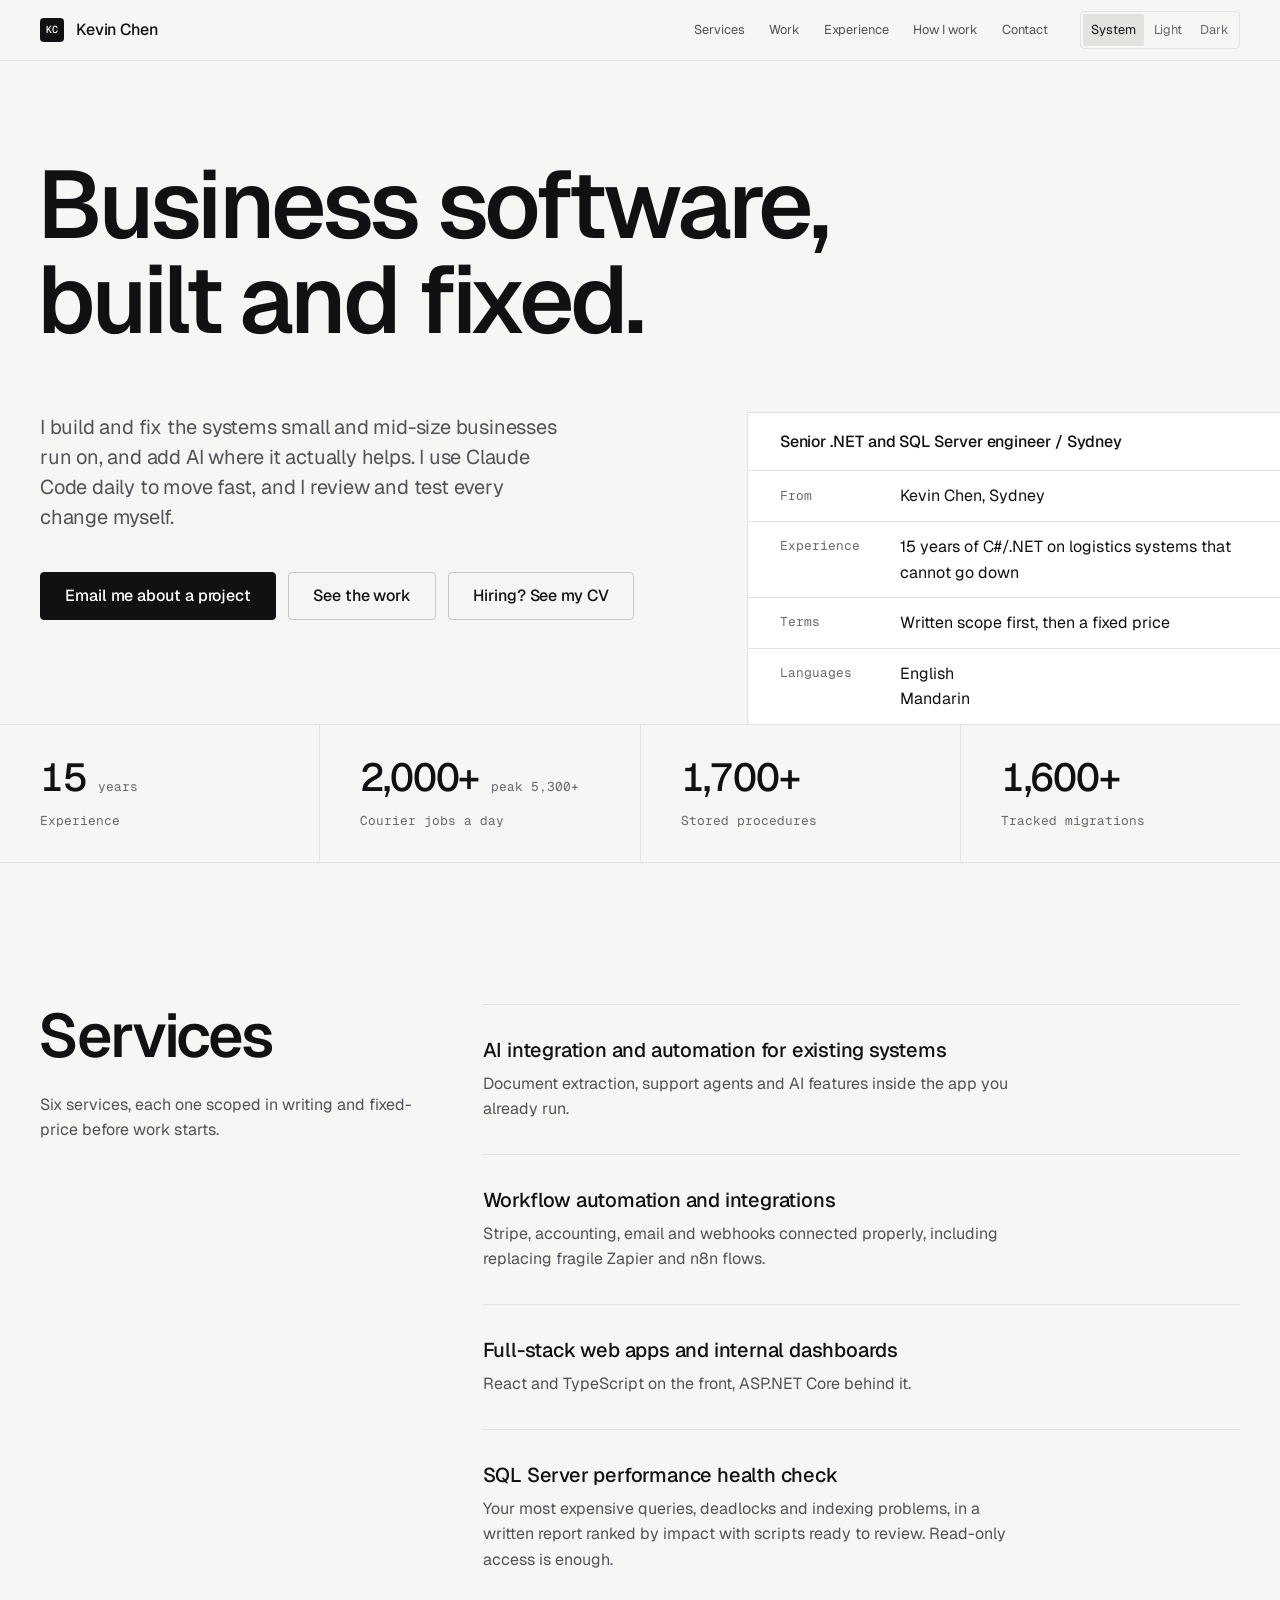
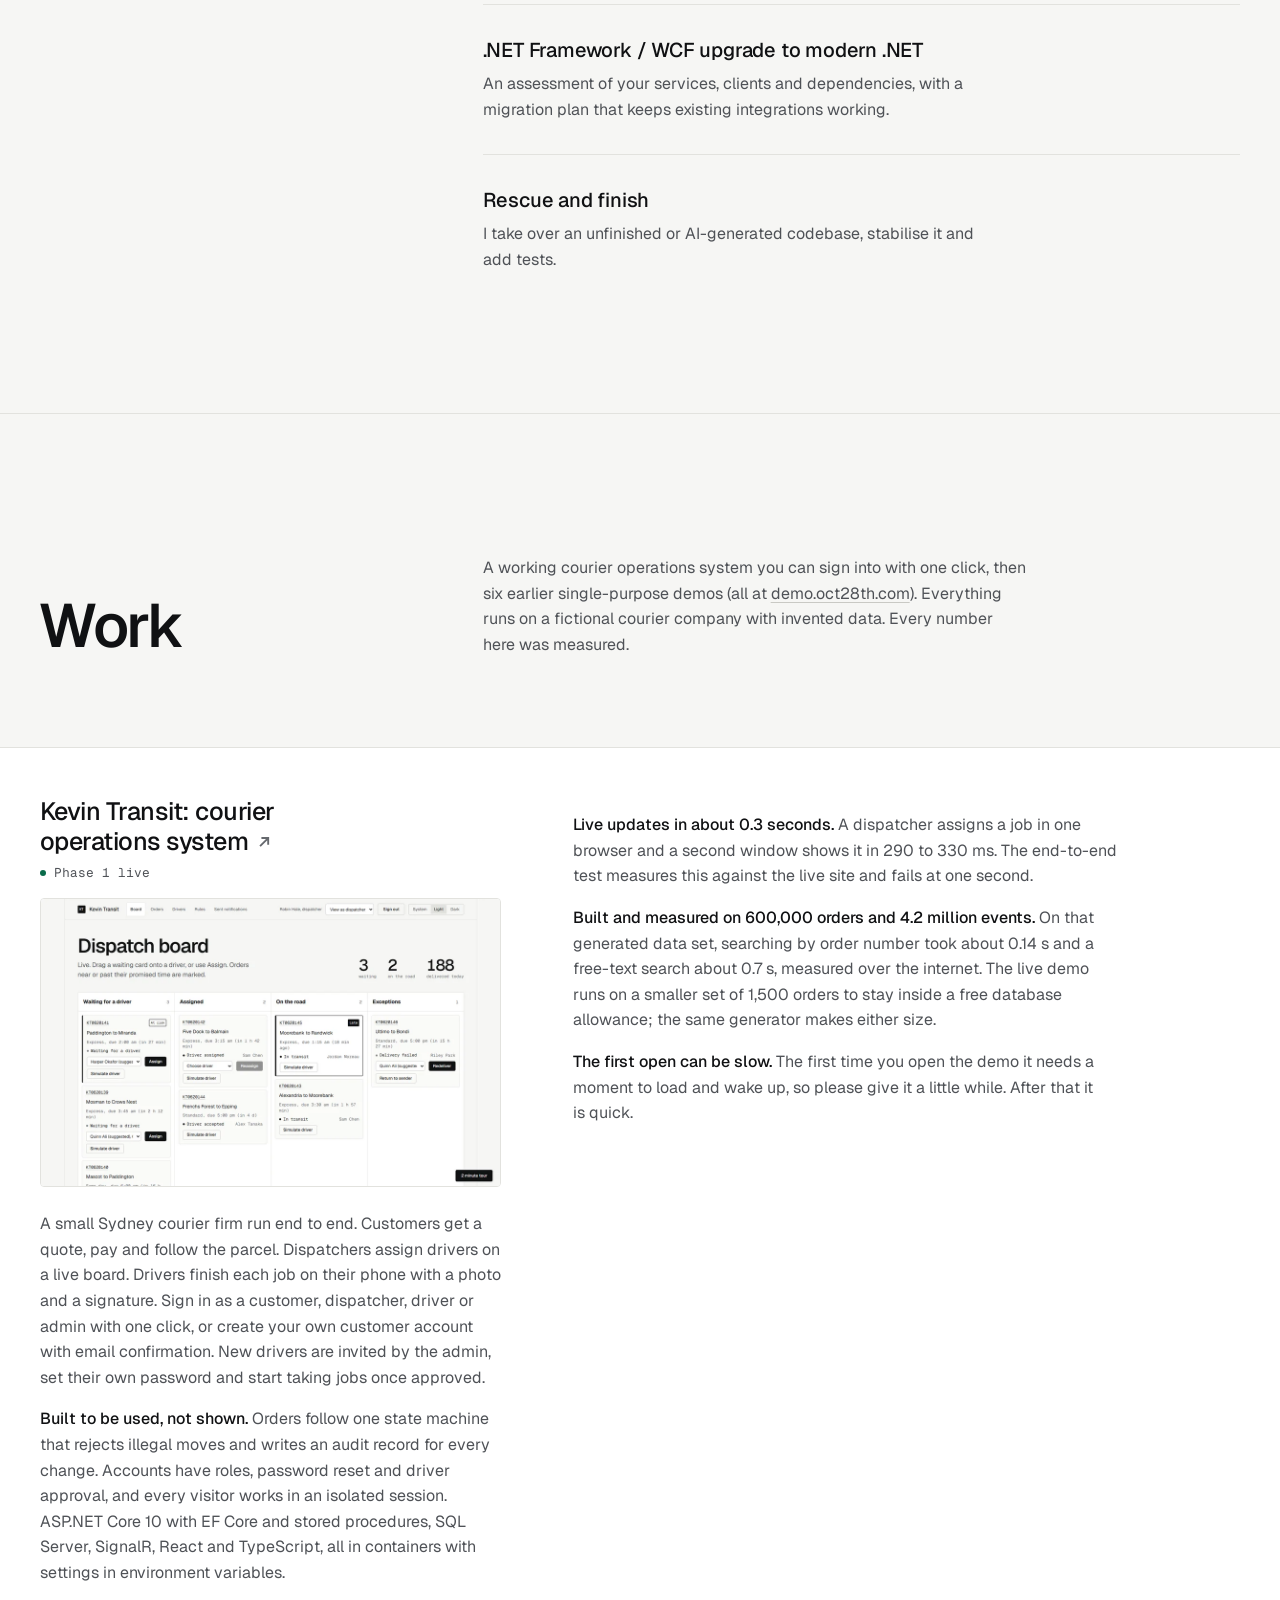
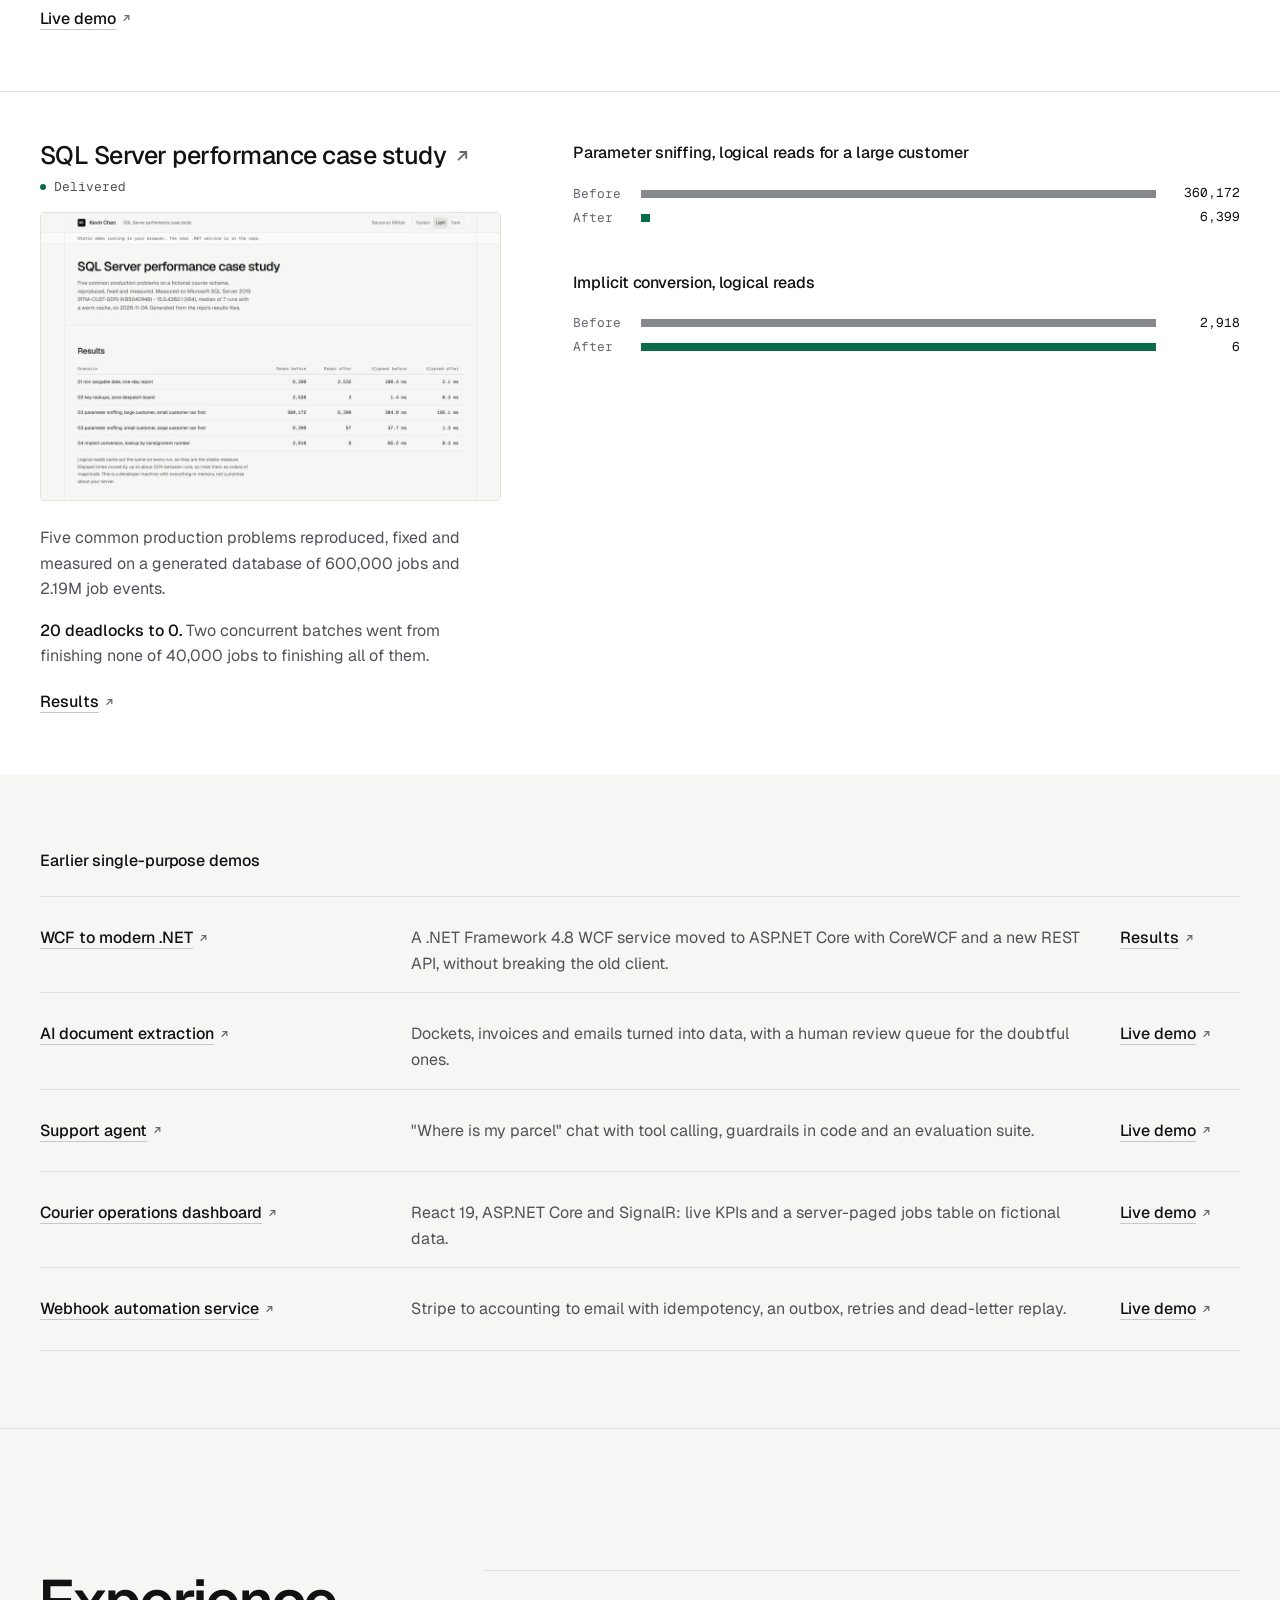
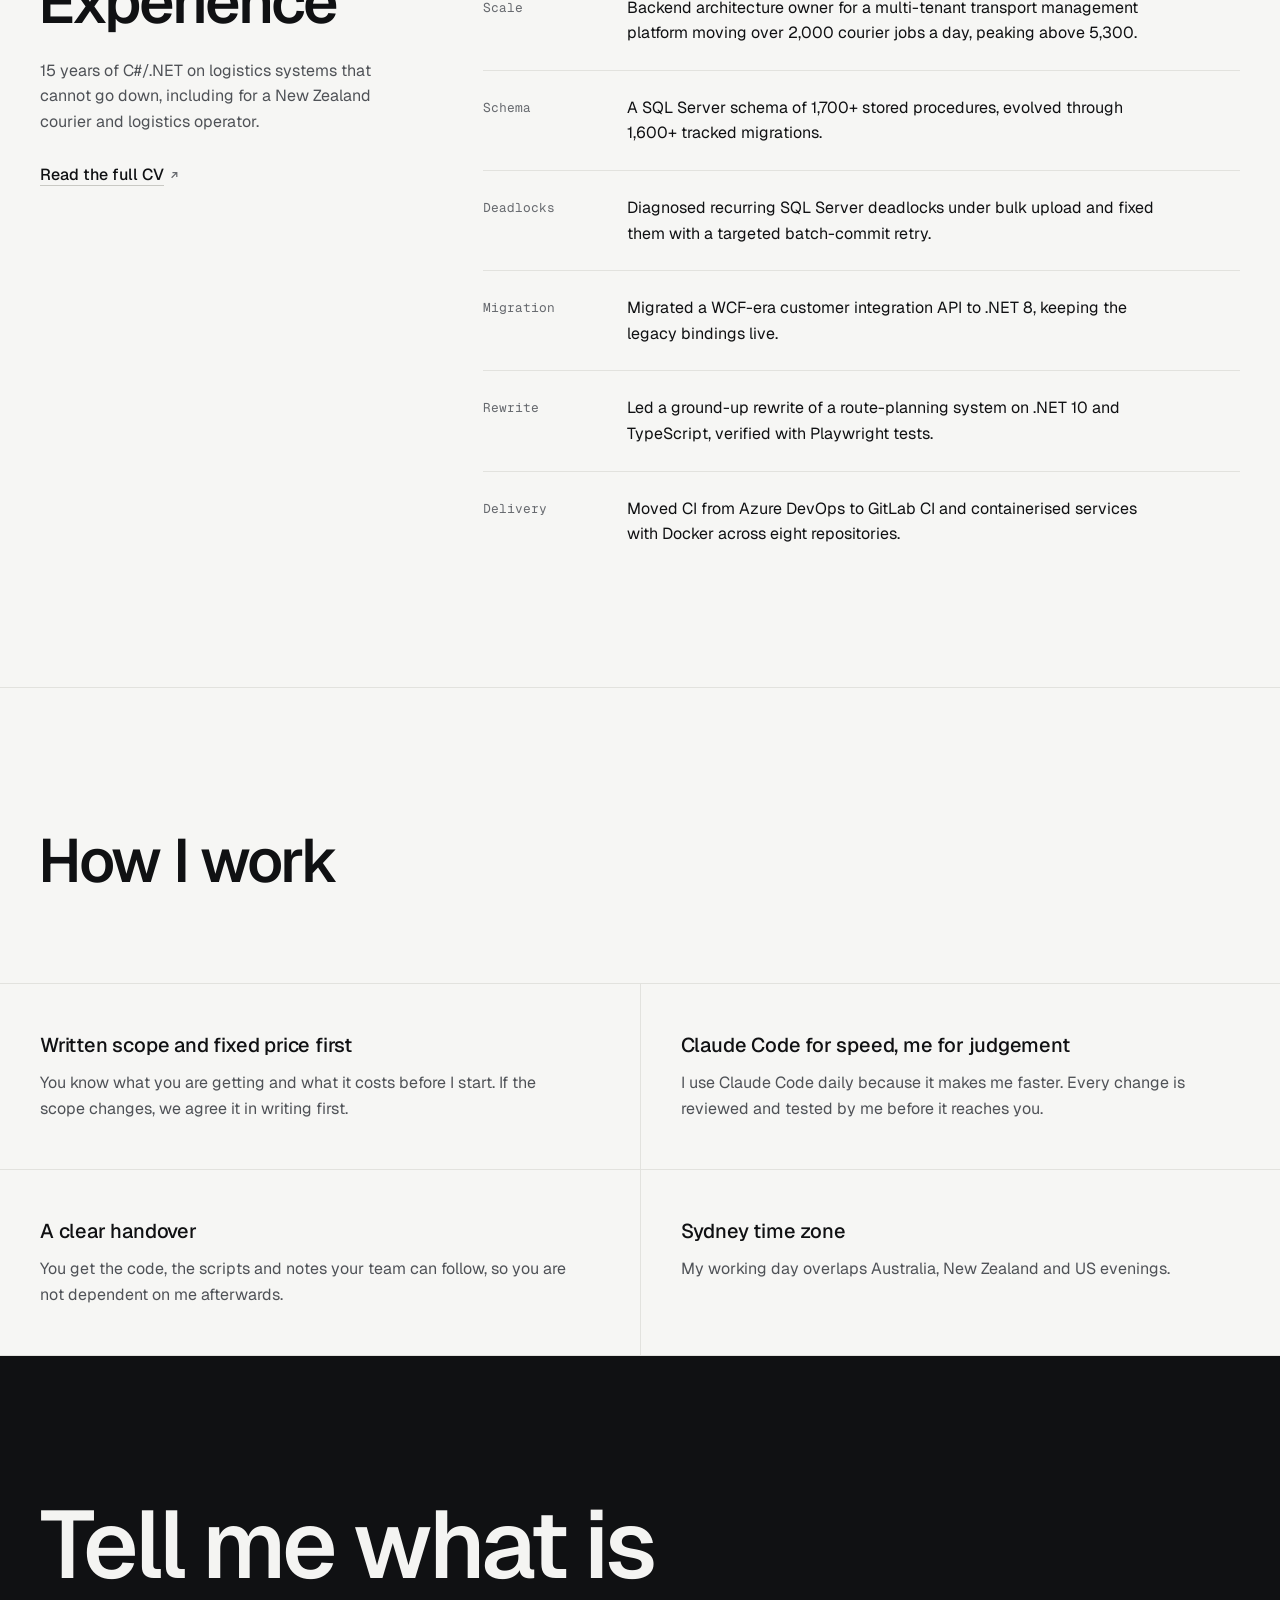
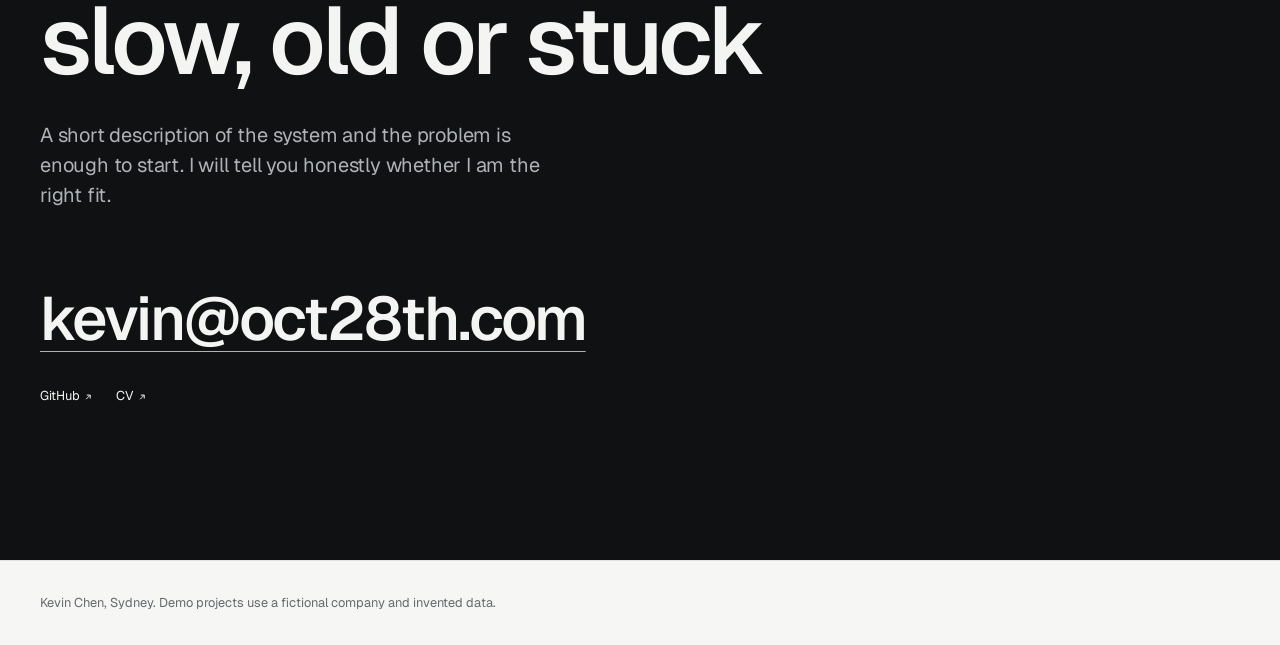
<file: index.html>
<!doctype html>
<html lang="en">
<head>
  <meta charset="utf-8">
  <meta name="viewport" content="width=device-width, initial-scale=1">
  <title>Kevin Chen - Senior .NET and SQL Server Engineer, Sydney</title>
  <meta name="description" content="Senior .NET and SQL Server engineer in Sydney. I build and fix business software and add AI where it actually helps. Fixed price, written scope first.">
  <meta name="author" content="Kevin Chen">
  <link rel="canonical" href="https://oct28th.com/">
  <meta property="og:type" content="website">
  <meta property="og:site_name" content="Kevin Chen">
  <meta property="og:url" content="https://oct28th.com/">
  <meta property="og:title" content="Kevin Chen - Senior .NET and SQL Server Engineer">
  <meta property="og:description" content="I build and fix business software and add AI where it actually helps. Sydney based. Fixed price, written scope first.">
  <meta name="twitter:card" content="summary">
  <meta name="color-scheme" content="light dark">
  <meta name="theme-color" media="(prefers-color-scheme: light)" content="#f6f6f4">
  <meta name="theme-color" media="(prefers-color-scheme: dark)" content="#0a0b0c">
  <script>
    /* Runs before first paint so a saved theme never flashes. No saved choice means System: CSS follows the OS by itself. */
    (function () {
      var root = document.documentElement;
      root.classList.add("js");
      try {
        var saved = localStorage.getItem("theme");
        if (saved === "light" || saved === "dark") root.dataset.theme = saved;
      } catch (e) {}
    })();
  </script>
  <link rel="icon" href="favicon.svg" type="image/svg+xml">
  <link rel="preconnect" href="https://fonts.googleapis.com">
  <link rel="preconnect" href="https://fonts.gstatic.com" crossorigin>
  <link rel="stylesheet" href="https://fonts.googleapis.com/css2?family=Geist:wght@400..700&family=Geist+Mono:wght@400..600&display=swap">
  <link rel="stylesheet" href="styles.css">
</head>
<body>
  <a class="skip" href="#main">Skip to content</a>

  <svg width="0" height="0" class="sprite" aria-hidden="true" focusable="false">
    <symbol id="ext" viewBox="0 0 12 12"><path d="M3 9l6-6M4 3h5v5" fill="none" stroke="currentColor" stroke-width="1.4"/></symbol>
  </svg>

  <header class="topbar">
    <div class="wrap topbar-row">
      <a class="mark" href="#top"><span class="mark-box" aria-hidden="true">KC</span>Kevin Chen</a>
      <nav aria-label="Sections">
        <a href="#services">Services</a>
        <a href="#work">Work</a>
        <a href="#experience">Experience</a>
        <a href="#how">How I work</a>
        <a href="#contact">Contact</a>
      </nav>
      <fieldset class="theme">
        <legend class="sr">Theme</legend>
        <label><input type="radio" name="theme" value="system" checked><span>System</span></label>
        <label><input type="radio" name="theme" value="light"><span>Light</span></label>
        <label><input type="radio" name="theme" value="dark"><span>Dark</span></label>
      </fieldset>
    </div>
  </header>

  <main id="main">
    <section class="hero" id="top">
      <div class="wrap hero-inner">
        <h1><span>Business software,</span> <span>built and fixed.</span></h1>
        <div class="hero-grid">
          <div class="hero-copy">
            <p class="lede">I build and fix the systems small and mid-size businesses run on, and add AI where it actually helps. I use Claude Code daily to move fast, and I review and test every change myself.</p>
            <div class="actions">
              <a class="btn" href="mailto:kevin@oct28th.com?subject=Project%20enquiry">Email me about a project</a>
              <a class="btn btn-ghost" href="#work">See the work</a>
              <a class="btn btn-ghost" href="https://oct28th.com/cv/" target="_blank" rel="noopener">Hiring? See my CV</a>
            </div>
          </div>

          <aside class="panel" aria-label="Summary">
            <p class="panel-head">Senior .NET and SQL Server engineer / Sydney</p>
            <dl>
              <div><dt>From</dt><dd>Kevin Chen, Sydney</dd></div>
              <div><dt>Experience</dt><dd>15 years of C#/.NET on logistics systems that cannot go down</dd></div>
              <div><dt>Terms</dt><dd>Written scope first, then a fixed price</dd></div>
              <div><dt>Languages</dt><dd>English<br>Mandarin</dd></div>
            </dl>
          </aside>
        </div>
      </div>
    </section>

    <section class="tally" aria-label="Scale of past work">
      <div class="wrap">
        <dl class="tally-row">
          <div><dt>Experience</dt><dd>15 <small>years</small></dd></div>
          <div><dt>Courier jobs a day</dt><dd>2,000+ <small>peak 5,300+</small></dd></div>
          <div><dt>Stored procedures</dt><dd>1,700+</dd></div>
          <div><dt>Tracked migrations</dt><dd>1,600+</dd></div>
        </dl>
      </div>
    </section>

    <section class="section" id="services" aria-labelledby="services-title">
      <div class="wrap split">
        <header class="split-head">
          <h2 id="services-title">Services</h2>
          <p class="note">Six services, each one scoped in writing and fixed-price before work starts.</p>
        </header>
        <ol class="rates">
          <li>
            <div>
              <h3>AI integration and automation for existing systems</h3>
              <p>Document extraction, support agents and AI features inside the app you already run.</p>
            </div>
          </li>
          <li>
            <div>
              <h3>Workflow automation and integrations</h3>
              <p>Stripe, accounting, email and webhooks connected properly, including replacing fragile Zapier and n8n flows.</p>
            </div>
          </li>
          <li>
            <div>
              <h3>Full-stack web apps and internal dashboards</h3>
              <p>React and TypeScript on the front, ASP.NET Core behind it.</p>
            </div>
          </li>
          <li>
            <div>
              <h3>SQL Server performance health check</h3>
              <p>Your most expensive queries, deadlocks and indexing problems, in a written report ranked by impact with scripts ready to review. Read-only access is enough.</p>
            </div>
          </li>
          <li>
            <div>
              <h3>.NET Framework / WCF upgrade to modern .NET</h3>
              <p>An assessment of your services, clients and dependencies, with a migration plan that keeps existing integrations working.</p>
            </div>
          </li>
          <li>
            <div>
              <h3>Rescue and finish</h3>
              <p>I take over an unfinished or AI-generated codebase, stabilise it and add tests.</p>
            </div>
          </li>
        </ol>
      </div>
    </section>

    <section class="section section-flush" id="work" aria-labelledby="work-title">
      <div class="wrap">
        <header class="top-head">
          <h2 id="work-title">Work</h2>
          <p class="note">A working courier operations system you can sign into with one click, then six earlier single-purpose demos (all at <a class="inline-link" href="https://demo.oct28th.com/" target="_blank" rel="noopener">demo.oct28th.com</a>). Everything runs on a fictional courier company with invented data. Every number here was measured.</p>
        </header>

        <div class="cases">

          <article class="case case-wide">
            <div class="case-copy">
              <div class="case-head">
                <h3><a href="https://transit.oct28th.com/" target="_blank" rel="noopener">Kevin Transit: courier operations system<svg class="ext" aria-hidden="true" focusable="false"><use href="#ext"/></svg><span class="sr"> (opens in a new tab)</span></a></h3>
                <p class="tag">Phase 1 live</p>
              </div>
              <a class="case-shot" href="https://transit.oct28th.com/" target="_blank" rel="noopener" aria-label="Open the Kevin Transit live demo (opens in a new tab)">
                <img class="shot-light" src="img/kevin-transit-light.webp" width="960" height="600" loading="lazy" decoding="async" alt="Screenshot of the Kevin Transit dispatch board with four columns of delivery cards">
                <img class="shot-dark" src="img/kevin-transit-dark.webp" width="960" height="600" loading="lazy" decoding="async" alt="Screenshot of the Kevin Transit dispatch board in dark mode">
              </a>
              <p>A small Sydney courier firm run end to end. Customers get a quote, pay and follow the parcel. Dispatchers assign drivers on a live board. Drivers finish each job on their phone with a photo and a signature. Sign in as a customer, dispatcher, driver or admin with one click, or create your own customer account with email confirmation. New drivers are invited by the admin, set their own password and start taking jobs once approved.</p>
              <p class="result"><strong>Built to be used, not shown.</strong> Orders follow one state machine that rejects illegal moves and writes an audit record for every change. Accounts have roles, password reset and driver approval, and every visitor works in an isolated session. ASP.NET Core 10 with EF Core and stored procedures, SQL Server, SignalR, React and TypeScript, all in containers with settings in environment variables.</p>
              <p class="case-extra"><a class="textlink" href="https://transit.oct28th.com/" target="_blank" rel="noopener">Live demo<svg class="ext" aria-hidden="true" focusable="false"><use href="#ext"/></svg><span class="sr"> (opens in a new tab)</span></a></p>
            </div>
            <div class="case-proof">
              <p class="result"><strong>Live updates in about 0.3 seconds.</strong> A dispatcher assigns a job in one browser and a second window shows it in 290 to 330 ms. The end-to-end test measures this against the live site and fails at one second.</p>
              <p class="result"><strong>Built and measured on 600,000 orders and 4.2 million events.</strong> On that generated data set, searching by order number took about 0.14 s and a free-text search about 0.7 s, measured over the internet. The live demo runs on a smaller set of 1,500 orders to stay inside a free database allowance; the same generator makes either size.</p>
              <p class="result"><strong>The first open can be slow.</strong> The first time you open the demo it needs a moment to load and wake up, so please give it a little while. After that it is quick.</p>
            </div>
          </article>

          <article class="case case-wide">
            <div class="case-copy">
              <div class="case-head">
                <h3><a href="https://github.com/KevinDemo/sqlserver-performance-demo" target="_blank" rel="noopener">SQL Server performance case study<svg class="ext" aria-hidden="true" focusable="false"><use href="#ext"/></svg><span class="sr"> (opens in a new tab)</span></a></h3>
                <p class="tag">Delivered</p>
              </div>
              <a class="case-shot" href="https://demo.oct28th.com/sqlserver-performance-demo/" target="_blank" rel="noopener" aria-label="Open the SQL Server performance results live demo (opens in a new tab)">
                <img class="shot-light" src="img/sqlserver-performance-demo-light.webp" width="960" height="600" loading="lazy" decoding="async" alt="Screenshot of the SQL Server performance results">
                <img class="shot-dark" src="img/sqlserver-performance-demo-dark.webp" width="960" height="600" loading="lazy" decoding="async" alt="Screenshot of the SQL Server performance results">
              </a>
              <p>Five common production problems reproduced, fixed and measured on a generated database of 600,000 jobs and 2.19M job events.</p>
              <p class="result"><strong>20 deadlocks to 0.</strong> Two concurrent batches went from finishing none of 40,000 jobs to finishing all of them.</p>
              <p class="case-extra"><a class="textlink" href="https://demo.oct28th.com/sqlserver-performance-demo/" target="_blank" rel="noopener">Results<svg class="ext" aria-hidden="true" focusable="false"><use href="#ext"/></svg><span class="sr"> (opens in a new tab)</span></a></p>
            </div>
            <div class="case-proof">
              <figure class="meter">
                <figcaption>Parameter sniffing, logical reads for a large customer</figcaption>
                <div class="meter-row"><span class="meter-key">Before</span><span class="meter-track"><i class="meter-before" style="width:100%"></i></span><span class="meter-val">360,172</span></div>
                <div class="meter-row"><span class="meter-key">After</span><span class="meter-track"><i class="meter-after" style="width:1.78%"></i></span><span class="meter-val">6,399</span></div>
              </figure>
              <figure class="meter">
                <figcaption>Implicit conversion, logical reads</figcaption>
                <div class="meter-row"><span class="meter-key">Before</span><span class="meter-track"><i class="meter-before" style="width:100%"></i></span><span class="meter-val">2,918</span></div>
                <div class="meter-row"><span class="meter-key">After</span><span class="meter-track"><i class="meter-after" style="width:0.21%"></i></span><span class="meter-val">6</span></div>
              </figure>
            </div>
          </article>



        </div>

        <div class="older">
          <h3 class="older-title">Earlier single-purpose demos</h3>
          <ul class="older-list">
            <li><a class="textlink" href="https://github.com/KevinDemo/wcf-to-modern-dotnet-migration" target="_blank" rel="noopener">WCF to modern .NET<svg class="ext" aria-hidden="true" focusable="false"><use href="#ext"/></svg><span class="sr"> (opens in a new tab)</span></a><span>A .NET Framework 4.8 WCF service moved to ASP.NET Core with CoreWCF and a new REST API, without breaking the old client.</span><a class="textlink" href="https://demo.oct28th.com/wcf-to-modern-dotnet-migration/" target="_blank" rel="noopener">Results<svg class="ext" aria-hidden="true" focusable="false"><use href="#ext"/></svg><span class="sr"> (opens in a new tab)</span></a></li>
            <li><a class="textlink" href="https://github.com/KevinDemo/ai-document-extraction" target="_blank" rel="noopener">AI document extraction<svg class="ext" aria-hidden="true" focusable="false"><use href="#ext"/></svg><span class="sr"> (opens in a new tab)</span></a><span>Dockets, invoices and emails turned into data, with a human review queue for the doubtful ones.</span><a class="textlink" href="https://demo.oct28th.com/ai-document-extraction/" target="_blank" rel="noopener">Live demo<svg class="ext" aria-hidden="true" focusable="false"><use href="#ext"/></svg><span class="sr"> (opens in a new tab)</span></a></li>
            <li><a class="textlink" href="https://github.com/KevinDemo/ai-support-agent" target="_blank" rel="noopener">Support agent<svg class="ext" aria-hidden="true" focusable="false"><use href="#ext"/></svg><span class="sr"> (opens in a new tab)</span></a><span>"Where is my parcel" chat with tool calling, guardrails in code and an evaluation suite.</span><a class="textlink" href="https://demo.oct28th.com/ai-support-agent/" target="_blank" rel="noopener">Live demo<svg class="ext" aria-hidden="true" focusable="false"><use href="#ext"/></svg><span class="sr"> (opens in a new tab)</span></a></li>
            <li><a class="textlink" href="https://github.com/KevinDemo/courier-ops-dashboard" target="_blank" rel="noopener">Courier operations dashboard<svg class="ext" aria-hidden="true" focusable="false"><use href="#ext"/></svg><span class="sr"> (opens in a new tab)</span></a><span>React 19, ASP.NET Core and SignalR: live KPIs and a server-paged jobs table on fictional data.</span><a class="textlink" href="https://demo.oct28th.com/courier-ops-dashboard/" target="_blank" rel="noopener">Live demo<svg class="ext" aria-hidden="true" focusable="false"><use href="#ext"/></svg><span class="sr"> (opens in a new tab)</span></a></li>
            <li><a class="textlink" href="https://github.com/KevinDemo/webhook-automation-service" target="_blank" rel="noopener">Webhook automation service<svg class="ext" aria-hidden="true" focusable="false"><use href="#ext"/></svg><span class="sr"> (opens in a new tab)</span></a><span>Stripe to accounting to email with idempotency, an outbox, retries and dead-letter replay.</span><a class="textlink" href="https://demo.oct28th.com/webhook-automation-service/" target="_blank" rel="noopener">Live demo<svg class="ext" aria-hidden="true" focusable="false"><use href="#ext"/></svg><span class="sr"> (opens in a new tab)</span></a></li>
          </ul>
        </div>
      </div>
    </section>

    <section class="section" id="experience" aria-labelledby="experience-title">
      <div class="wrap split">
        <header class="split-head">
          <h2 id="experience-title">Experience</h2>
          <p class="note">15 years of C#/.NET on logistics systems that cannot go down, including for a New Zealand courier and logistics operator.</p>
          <p class="split-link"><a class="textlink" href="https://oct28th.com/cv/" target="_blank" rel="noopener">Read the full CV<svg class="ext" aria-hidden="true" focusable="false"><use href="#ext"/></svg><span class="sr"> (opens in a new tab)</span></a></p>
        </header>
        <ul class="log">
          <li><span class="log-key">Scale</span><p>Backend architecture owner for a multi-tenant transport management platform moving over 2,000 courier jobs a day, peaking above 5,300.</p></li>
          <li><span class="log-key">Schema</span><p>A SQL Server schema of 1,700+ stored procedures, evolved through 1,600+ tracked migrations.</p></li>
          <li><span class="log-key">Deadlocks</span><p>Diagnosed recurring SQL Server deadlocks under bulk upload and fixed them with a targeted batch-commit retry.</p></li>
          <li><span class="log-key">Migration</span><p>Migrated a WCF-era customer integration API to .NET 8, keeping the legacy bindings live.</p></li>
          <li><span class="log-key">Rewrite</span><p>Led a ground-up rewrite of a route-planning system on .NET 10 and TypeScript, verified with Playwright tests.</p></li>
          <li><span class="log-key">Delivery</span><p>Moved CI from Azure DevOps to GitLab CI and containerised services with Docker across eight repositories.</p></li>
        </ul>
      </div>
    </section>

    <section class="section section-flush" id="how" aria-labelledby="how-title">
      <div class="wrap">
        <header class="top-head">
          <h2 id="how-title">How I work</h2>
        </header>
        <ol class="terms">
          <li>
            <h3>Written scope and fixed price first</h3>
            <p>You know what you are getting and what it costs before I start. If the scope changes, we agree it in writing first.</p>
          </li>
          <li>
            <h3>Claude Code for speed, me for judgement</h3>
            <p>I use Claude Code daily because it makes me faster. Every change is reviewed and tested by me before it reaches you.</p>
          </li>
          <li>
            <h3>A clear handover</h3>
            <p>You get the code, the scripts and notes your team can follow, so you are not dependent on me afterwards.</p>
          </li>
          <li>
            <h3>Sydney time zone</h3>
            <p>My working day overlaps Australia, New Zealand and US evenings.</p>
          </li>
        </ol>
      </div>
    </section>

    <section class="contact" id="contact" aria-labelledby="contact-title">
      <div class="wrap contact-inner">
        <h2 id="contact-title">Tell me what is slow, old or stuck</h2>
        <p class="contact-note">A short description of the system and the problem is enough to start. I will tell you honestly whether I am the right fit.</p>
        <p><a class="contact-mail" href="mailto:kevin@oct28th.com?subject=Project%20enquiry">kevin@oct28th.com</a></p>
        <p class="contact-links">
          <a href="https://github.com/KevinDemo" target="_blank" rel="noopener">GitHub<svg class="ext" aria-hidden="true" focusable="false"><use href="#ext"/></svg><span class="sr"> (opens in a new tab)</span></a>
          <a href="https://oct28th.com/cv/" target="_blank" rel="noopener">CV<svg class="ext" aria-hidden="true" focusable="false"><use href="#ext"/></svg><span class="sr"> (opens in a new tab)</span></a>
          <!-- Upwork profile link goes here once the profile exists, for example: <a href="UPWORK_PROFILE_URL" target="_blank" rel="noopener">Upwork</a> -->
        </p>
      </div>
    </section>
  </main>

  <footer class="footer">
    <div class="wrap">
      <p>Kevin Chen, Sydney. Demo projects use a fictional company and invented data.</p>
    </div>
  </footer>

  <script>
    (function () {
      var root = document.documentElement;
      var metas = document.querySelectorAll('meta[name="theme-color"]');
      var system = [].map.call(metas, function (m) { return m.content; });
      var chrome = { light: "#f6f6f4", dark: "#0a0b0c" };
      var radios = document.querySelectorAll('input[name="theme"]');

      function apply(choice) {
        if (choice === "system") delete root.dataset.theme;
        else root.dataset.theme = choice;
        [].forEach.call(metas, function (m, i) { m.content = chrome[choice] || system[i]; });
      }

      var saved = "system";
      try { saved = localStorage.getItem("theme") || "system"; } catch (e) {}
      if (saved !== "light" && saved !== "dark") saved = "system";
      apply(saved);

      if ("IntersectionObserver" in window && !matchMedia("(prefers-reduced-motion: reduce)").matches) {
        var seen = new IntersectionObserver(function (entries) {
          entries.forEach(function (entry) {
            if (!entry.isIntersecting) return;
            entry.target.classList.remove("arm");
            seen.unobserve(entry.target);
          });
        }, { rootMargin: "0px 0px -15% 0px" });
        [].forEach.call(document.querySelectorAll(".meter"), function (meter) {
          if (meter.getBoundingClientRect().top < innerHeight) return;
          meter.classList.add("arm");
          seen.observe(meter);
        });
      }

      [].forEach.call(radios, function (radio) {
        radio.checked = radio.value === saved;
        radio.addEventListener("change", function () {
          apply(radio.value);
          try { localStorage.setItem("theme", radio.value); } catch (e) {}
        });
      });
    })();
  </script>
</body>
</html>
</file>
<file: styles.css>
/* The Measured Sheet. Tokens and rules are documented in DESIGN.md. */

:root {
  color-scheme: light;

  /* Light: stone ground, white sheets, solid ink close. */
  --ground: #f6f6f4;
  --surface: #ffffff;
  --surface-raised: #fbfbf9;
  --line: #e2e2de;
  --line-strong: #c9c9c4;
  --ink: #101113;
  --ink-2: #4f5257;
  --ink-3: #66696e;
  --accent: #0a6b4a;
  --meter: #85888d;
  --segment: #e2e2de;
  --on-ink: #ffffff;
  --close-ground: #101113;
  --close-ink: #f4f4f2;
  --close-ink-2: #aeb1b6;
  --close-line: #2a2c30;
  --display-weight: 560;

  /* Type scale: ratio 1.25 from 16px. */
  --t-label: .8rem;
  --t-body: 1rem;
  --t-lead: 1.25rem;
  --t-title: 1.563rem;
  --t-heading: clamp(1.953rem, 1.6rem + 1.2vw, 2.441rem);
  --t-figure: clamp(2.441rem, 2rem + 1.4vw, 3.052rem);
  --t-headline: clamp(2.441rem, 1.7rem + 3vw, 3.815rem);
  --t-display: clamp(2.75rem, .9rem + 7.2vw, 5.96rem);

  /* Spacing scale: 4px base. */
  --s-1: 4px;
  --s-2: 8px;
  --s-3: 12px;
  --s-4: 16px;
  --s-5: 20px;
  --s-6: 24px;
  --s-8: 32px;
  --s-10: 40px;
  --s-12: 48px;
  --s-16: 64px;
  --s-20: 80px;
  --s-24: 96px;
  --s-32: 128px;
  --s-40: 160px;

  --r-sm: 2px;
  --r: 4px;

  --page: 80rem;
  --gutter: clamp(var(--s-5), 4vw, var(--s-10));
  --section: clamp(var(--s-24), 11vw, var(--s-40));
  --measure: 34rem; /* about 72 characters of Geist at 16px; ch is too wide a unit in this face */

  --sans: "Geist", ui-sans-serif, system-ui, "Segoe UI", sans-serif;
  --mono: "Geist Mono", ui-monospace, Consolas, Menlo, monospace;
  --ease: cubic-bezier(.16, 1, .3, 1);
}

/* Dark: carbon ground, panels lifted by tone, lighter display weight.
   Declared twice on purpose: the media block is what makes System work without JS. */
@media (prefers-color-scheme: dark) {
  :root:not([data-theme="light"]) {
    color-scheme: dark;
    --ground: #0a0b0c;
    --surface: #111315;
    --surface-raised: #16181b;
    --line: #232529;
    --line-strong: #383b40;
    --ink: #edeef0;
    --ink-2: #a6a9af;
    --ink-3: #8e9299;
    --accent: #3fcf8e;
    --meter: #6e7177;
    --segment: #2a2d31;
    --on-ink: #0a0b0c;
    --close-ground: #15171a;
    --close-ink: #edeef0;
    --close-ink-2: #a6a9af;
    --close-line: #2b2e33;
    --display-weight: 500;
  }
}

:root[data-theme="dark"] {
  color-scheme: dark;
  --ground: #0a0b0c;
  --surface: #111315;
  --surface-raised: #16181b;
  --line: #232529;
  --line-strong: #383b40;
  --ink: #edeef0;
  --ink-2: #a6a9af;
  --ink-3: #8e9299;
  --accent: #3fcf8e;
  --meter: #6e7177;
  --segment: #2a2d31;
  --on-ink: #0a0b0c;
  --close-ground: #15171a;
  --close-ink: #edeef0;
  --close-ink-2: #a6a9af;
  --close-line: #2b2e33;
  --display-weight: 500;
}

/* Base */

*, *::before, *::after { box-sizing: border-box; }

html {
  scroll-behavior: smooth;
  scrollbar-color: var(--line-strong) var(--ground);
  -webkit-text-size-adjust: 100%;
}

body {
  margin: 0;
  background: var(--ground);
  color: var(--ink);
  font: 400 var(--t-body)/1.6 var(--sans);
  font-synthesis-weight: none;
  -webkit-font-smoothing: antialiased;
  overflow-wrap: break-word;
}

h1, h2, h3, p, ol, ul, dl, dd, figure, fieldset { margin: 0; padding: 0; }
ol, ul { list-style: none; }
small { font-size: inherit; }
strong { font-weight: 600; }
fieldset { border: 0; }

h1, h2 {
  font-weight: var(--display-weight);
  text-wrap: balance;
}

h1 { margin-left: -.03em; font-size: var(--t-display); line-height: 1; letter-spacing: -.04em; }
h2 { margin-left: -.03em; font-size: var(--t-headline); line-height: 1.05; letter-spacing: -.035em; }
h3 { font-size: var(--t-lead); font-weight: 500; line-height: 1.3; letter-spacing: -.01em; text-wrap: balance; }

p { max-width: var(--measure); text-wrap: pretty; }

a { color: inherit; }

::selection { background: var(--ink); color: var(--ground); }

:focus-visible {
  outline: 2px solid currentColor;
  outline-offset: 2px;
  border-radius: var(--r-sm);
}


.wrap {
  width: min(100%, var(--page));
  margin-inline: auto;
  padding-inline: var(--gutter);
}

.sprite { position: absolute; }

.sr {
  position: absolute;
  width: 1px;
  height: 1px;
  padding: 0;
  overflow: hidden;
  clip-path: inset(50%);
  white-space: nowrap;
}

.ext {
  width: .65em;
  height: .65em;
  margin-left: .3em;
  vertical-align: baseline;
  color: var(--ink-3);
}

.skip {
  position: absolute;
  left: var(--s-4);
  top: calc(var(--s-16) * -1);
  z-index: 20;
  padding: var(--s-3) var(--s-4);
  border-radius: var(--r);
  background: var(--ink);
  color: var(--on-ink);
  font-weight: 500;
}
.skip:focus { top: var(--s-3); }

/* Header */

.topbar {
  position: relative;
  z-index: 10;
  background: var(--ground);
  border-bottom: 1px solid var(--line);
}

.topbar-row {
  display: grid;
  grid-template-columns: 1fr auto;
  align-items: center;
  gap: 0 var(--s-4);
  padding-block: var(--s-2) 0;
}

.mark {
  display: inline-flex;
  align-items: center;
  gap: var(--s-3);
  min-height: 44px;
  width: fit-content;
  font-size: var(--t-body);
  font-weight: 500;
  letter-spacing: -.01em;
  text-decoration: none;
}

.mark-box {
  display: grid;
  place-items: center;
  width: var(--s-6);
  height: var(--s-6);
  border-radius: var(--r);
  background: var(--ink);
  color: var(--on-ink);
  font: 500 .64rem/1 var(--mono);
}

.topbar nav {
  grid-column: 1 / -1;
  grid-row: 2;
  display: flex;
  flex-wrap: wrap;
  justify-content: space-between;
  gap: 0 var(--s-3);
  font-size: var(--t-label);
}

.topbar nav a {
  display: inline-flex;
  align-items: center;
  min-height: 44px;
  color: var(--ink-2);
  text-decoration: none;
  transition: color .15s;
}
.topbar nav a:hover { color: var(--ink); }

/* Theme switcher. Without JS the page follows the system by itself, so the control is hidden. */

.theme {
  display: none;
  gap: 2px;
  padding: 2px;
  border: 1px solid var(--line);
  border-radius: var(--r);
  font-size: var(--t-label);
  line-height: 1;
}
.js .theme { display: inline-flex; }

.theme label { position: relative; display: block; }

.theme input {
  position: absolute;
  inset: 0;
  margin: 0;
  opacity: 0;
  cursor: pointer;
}

.theme span {
  display: flex;
  align-items: center;
  min-height: var(--s-8);
  padding-inline: var(--s-2);
  border-radius: var(--r-sm);
  color: var(--ink-3);
  transition: color .15s;
}
.theme label:hover span { color: var(--ink); }
.theme input:checked + span { background: var(--segment); color: var(--ink); }
.theme input:focus-visible + span {
  outline: 2px solid var(--ink);
  outline-offset: 1px;
}

/* Hero */

.hero-inner { padding-block: clamp(var(--s-20), 9vw, var(--s-32)) clamp(var(--s-20), 8vw, var(--s-24)); }

h1 span { display: block; animation: settle .9s var(--ease) both; }
h1 span:nth-child(2) { animation-delay: .08s; }

.hero-grid {
  display: grid;
  gap: var(--s-16);
  margin-top: clamp(var(--s-12), 6vw, var(--s-20));
}

.lede {
  max-width: 34rem;
  color: var(--ink-2);
  font-size: var(--t-lead);
  line-height: 1.5;
  letter-spacing: -.01em;
}

.actions {
  display: flex;
  flex-wrap: wrap;
  gap: var(--s-3);
  margin-top: var(--s-10);
}

.btn {
  display: inline-flex;
  align-items: center;
  min-height: var(--s-12);
  padding-inline: var(--s-6);
  border: 1px solid var(--ink);
  border-radius: var(--r);
  background: var(--ink);
  color: var(--on-ink);
  font-weight: 500;
  letter-spacing: -.005em;
  text-decoration: none;
  transition: background-color .15s, border-color .15s;
}
.btn:hover { background: var(--ink-2); border-color: var(--ink-2); }

.btn-ghost {
  border-color: var(--line-strong);
  background: transparent;
  color: var(--ink);
}
.btn-ghost:hover { background: var(--surface); border-color: var(--line-strong); }

.textlink {
  display: inline-block;
  padding-block: var(--s-3);
  font-weight: 500;
  text-decoration: underline;
  text-decoration-color: var(--line-strong);
  text-decoration-thickness: 1px;
  text-underline-offset: .3em;
  transition: text-decoration-color .15s;
}
.textlink:hover { text-decoration-color: currentColor; }

/* Summary panel */

.panel {
  align-self: start;
  border: 1px solid var(--line);
  border-radius: var(--r);
  background: var(--surface);
}

.panel-head {
  max-width: none;
  padding: var(--s-4) var(--s-6);
  text-wrap: balance;
  border-bottom: 1px solid var(--line);
  font-weight: 500;
  letter-spacing: -.005em;
}

.panel dl > div {
  display: grid;
  grid-template-columns: 6.5rem minmax(0, 1fr);
  gap: var(--s-4);
  padding: var(--s-3) var(--s-6);
}
.panel dl > div + div { border-top: 1px solid var(--line); }

.panel dt,
.tally dt,
.log-key,
.tag,
.meter-key,
.rate-price small {
  font: 400 var(--t-label)/1.4 var(--mono);
}

.panel dt { padding-top: .2rem; color: var(--ink-3); }

/* Scale of past work */

.tally { border-top: 1px solid var(--line); }
.tally .wrap { padding-inline: 0; }

.tally-row {
  display: grid;
  grid-template-columns: 1fr 1fr;
  gap: 1px;
  background: var(--line);
}

.tally-row > div {
  display: flex;
  flex-direction: column-reverse;
  justify-content: flex-end;
  padding: var(--s-8) var(--gutter);
  background: var(--ground);
}

.tally dt { margin-top: var(--s-3); color: var(--ink-3); }

.tally dd {
  font-size: var(--t-heading);
  font-weight: 500;
  line-height: 1.1;
  letter-spacing: -.03em;
  font-variant-numeric: tabular-nums;
}

.tally small {
  margin-left: var(--s-1);
  color: var(--ink-3);
  font: 400 var(--t-label)/1.4 var(--mono);
  letter-spacing: 0;
}

/* Sections */

.section { border-top: 1px solid var(--line); }
.section > .wrap { padding-block: var(--section); }
.section-flush > .wrap { padding-bottom: 0; }

.note { margin-top: var(--s-6); color: var(--ink-2); }

.split { display: grid; gap: var(--s-12); }
.split-link { margin-top: var(--s-4); }

.top-head { display: grid; gap: 0 var(--s-16); padding-bottom: clamp(var(--s-16), 7vw, var(--s-24)); }

/* Rate card */

.rates > li {
  display: grid;
  gap: var(--s-4);
  padding-block: var(--s-8);
  border-top: 1px solid var(--line);
}
.rates > li:last-child { padding-bottom: 0; }

.rates li div p { margin-top: var(--s-2); color: var(--ink-2); }

.rate-price {
  font-size: var(--t-title);
  font-weight: 500;
  line-height: 1.2;
  letter-spacing: -.02em;
  font-variant-numeric: tabular-nums;
  white-space: nowrap;
}

.rate-price small {
  margin-right: var(--s-2);
  color: var(--ink-3);
  letter-spacing: 0;
}

/* Work: a ruled grid that bleeds to the page edges. */

.cases,
.terms {
  display: grid;
  gap: 1px;
  margin-inline: calc(var(--gutter) * -1);
  border-top: 1px solid var(--line);
  background: var(--line);
}

.case {
  position: relative;
  display: flex;
  flex-direction: column;
  padding: clamp(var(--s-8), 4vw, var(--s-12)) var(--gutter);
  background: var(--surface);
  transition: background-color .15s;
}
.case:hover { background: var(--surface-raised); }

.case-head {
  display: flex;
  flex-wrap: wrap;
  justify-content: space-between;
  align-items: baseline;
  gap: var(--s-2) var(--s-6);
  margin-bottom: var(--s-4);
}

.tag {
  display: inline-flex;
  align-items: center;
  gap: var(--s-2);
  color: var(--ink-2);
  white-space: nowrap;
}
.tag::before {
  content: "";
  width: 6px;
  height: 6px;
  border-radius: 50%;
  background: var(--accent);
}

.case-wide h3 { font-size: var(--t-title); line-height: 1.2; letter-spacing: -.02em; }

.case h3 a { text-decoration: none; }
.case h3 a::after { content: ""; position: absolute; inset: 0; }
.case h3 a:focus-visible { outline: none; }
.case h3 a:focus-visible::after { outline: 2px solid var(--ink); outline-offset: -4px; border-radius: var(--r-sm); }
.case:hover h3 a { text-decoration: underline; text-decoration-color: var(--line-strong); text-decoration-thickness: 1px; text-underline-offset: .25em; }

.case p:not(.tag):not(.bigfig):not(.result):not(.case-extra) { color: var(--ink-2); }

.result { margin-top: var(--s-4); color: var(--ink-2); }
.result strong { color: var(--ink); font-weight: 500; }

.bigfig {
  margin-top: auto;
  padding-top: var(--s-12);
  font-size: var(--t-figure);
  font-weight: 500;
  line-height: 1.05;
  letter-spacing: -.035em;
  font-variant-numeric: tabular-nums;
}

.bigfig small {
  display: block;
  margin-top: var(--s-2);
  color: var(--ink-3);
  font: 400 var(--t-label)/1.4 var(--mono);
  letter-spacing: 0;
}

.case-extra { position: relative; z-index: 1; width: fit-content; margin-top: var(--s-2); }

.case-proof { margin-top: var(--s-10); }

/* Work: earlier demos as a plain ruled list. */

.older { padding-block: clamp(var(--s-12), 6vw, var(--s-20)) clamp(var(--s-12), 6vw, var(--s-20)); }
.older-title { font-size: var(--t-body); font-weight: 500; letter-spacing: -.005em; }
.older-list { list-style: none; margin: var(--s-6) 0 0; padding: 0; border-top: 1px solid var(--line); }
.older-list li {
  display: grid;
  gap: var(--s-2) var(--s-8);
  padding-block: var(--s-4);
  border-bottom: 1px solid var(--line);
}
.older-list li > span { color: var(--ink-2); }
.older-list li > a { width: fit-content; }
@media (min-width: 48rem) {
  .older-list li { grid-template-columns: minmax(13rem, 1fr) 2fr 7.5rem; align-items: baseline; }
}

.case-proof .bigfig { padding-top: 0; }

/* Measurement */

.meter + .meter { margin-top: var(--s-10); }

.meter figcaption { margin-bottom: var(--s-4); font-size: var(--t-body); font-weight: 500; letter-spacing: -.005em; }

.meter-row {
  display: grid;
  grid-template-columns: 3.5rem minmax(0, 1fr) 4.5rem;
  align-items: center;
  gap: var(--s-3);
  min-height: var(--s-6);
}

.meter-key { color: var(--ink-3); }

.meter-val {
  text-align: right;
  font: 400 var(--t-label)/1 var(--mono);
  font-variant-numeric: tabular-nums;
}

.meter-track { display: block; height: var(--s-2); }
.meter-track i { display: block; height: 100%; min-width: 2px; }
.meter-before { background: var(--meter); }
.meter-after { background: var(--accent); transition: width .9s var(--ease); }
@media screen { .arm .meter-after { width: 100% !important; } }

/* Experience */

.log > li {
  display: grid;
  gap: var(--s-1);
  padding-block: var(--s-6);
  border-top: 1px solid var(--line);
}
.log > li:last-child { padding-bottom: 0; }

.log-key { padding-top: .25rem; color: var(--ink-3); }

/* How I work */

.terms > li {
  padding: clamp(var(--s-8), 4vw, var(--s-12)) var(--gutter);
  background: var(--ground);
}
.terms h3 { margin-bottom: var(--s-3); }
.terms p { color: var(--ink-2); }

/* Close. Light ends on solid ink, dark on a raised carbon band. */

.contact {
  border-top: 1px solid var(--line);
  background: var(--close-ground);
  color: var(--close-ink);
}

.contact-inner { padding-block: var(--section); }

.contact h2 {
  max-width: 14em;
  margin-left: 0;
  font-size: var(--t-display);
  line-height: 1;
  letter-spacing: -.04em;
}

.contact-note {
  max-width: 34rem;
  margin-top: var(--s-8);
  color: var(--close-ink-2);
  font-size: var(--t-lead);
  line-height: 1.5;
  letter-spacing: -.01em;
}

.contact-mail {
  display: inline-block;
  margin-top: clamp(var(--s-12), 6vw, var(--s-20));
  font-size: clamp(1.75rem, 9vw, 3.815rem);
  font-weight: var(--display-weight);
  line-height: 1.05;
  letter-spacing: -.035em;
  text-decoration: underline;
  text-decoration-color: var(--close-ink-2);
  text-decoration-thickness: 1px;
  text-underline-offset: .18em;
  transition: text-decoration-color .15s;
}
.contact-mail:hover { text-decoration-color: currentColor; }

.contact-links {
  display: flex;
  flex-wrap: wrap;
  gap: 0 var(--s-6);
  margin-top: var(--s-6);
  font-size: var(--t-label);
  line-height: 1;
}

.contact-links a {
  display: inline-flex;
  align-items: center;
  min-height: 44px;
  text-decoration: none;
}
.contact-links a:hover { text-decoration: underline; text-underline-offset: .3em; }
.contact-links .ext { color: currentColor; }

.footer { border-top: 1px solid var(--line); }

.footer p {
  padding-block: var(--s-8);
  color: var(--ink-3);
  font-size: var(--t-label);
}

/* Wider layouts */

@media (min-width: 40rem) {
  .tally-row { grid-template-columns: repeat(4, 1fr); }

  .rates > li { grid-template-columns: minmax(0, 1fr) 11rem; gap: var(--s-8); align-items: baseline; }
  .rate-price { text-align: right; }
  .rate-price small { display: block; margin: 0 0 var(--s-1); }

  .log > li { grid-template-columns: 8rem minmax(0, 1fr); gap: var(--s-4); }

  .terms { grid-template-columns: 1fr 1fr; }
}

@media (max-width: 39.99rem) {
  .actions .btn { flex: 1 1 auto; justify-content: center; }
}

@media (min-width: 48rem) {
  section[id] { scroll-margin-top: 60px; } /* the sticky header's height, so the previous section never peeks out */

  .topbar { position: sticky; top: 0; }

  .topbar-row {
    grid-template-columns: 1fr auto auto;
    gap: var(--s-8);
    padding-block: var(--s-2);
  }

  .topbar nav {
    grid-column: 2;
    grid-row: 1;
    justify-content: flex-end;
    gap: 0 var(--s-6);
  }
}

@media (min-width: 64rem) {
  /* The panel fills the last five of twelve sheet columns and joins the rail and the tally. */
  .hero-inner { padding-block: var(--s-24) 0; }
  .hero-grid {
    grid-template-columns: minmax(0, 1fr) calc((100% + 2 * var(--gutter)) * 5 / 12 - var(--gutter));
    gap: 0;
    margin-top: var(--s-16);
  }
  .hero-copy { padding-bottom: var(--s-16); padding-right: var(--s-16); }
  .panel {
    align-self: stretch;
    margin-right: calc(var(--gutter) * -1);
    border-width: 1px 0 0 1px;
    border-radius: 0;
  }
  .panel-head, .panel dl > div { padding-inline: var(--s-8) var(--gutter); }

  .split {
    grid-template-columns: 4fr 8fr;
    gap: var(--s-16);
    align-items: start;
  }
  .split-head { position: sticky; top: var(--s-24); }

  .top-head { grid-template-columns: 4fr 8fr; align-items: end; }
  .top-head .note { margin-top: 0; }

  .cases { grid-template-columns: repeat(12, minmax(0, 1fr)); }
  .case-wide {
    grid-column: span 12;
    display: grid;
    grid-template-columns: 5fr 7fr;
    gap: var(--s-16);
    align-items: start;
  }
  .case-7 { grid-column: span 7; }
  .case-5 { grid-column: span 5; }
  .case-proof { margin-top: 0; }

  /* Neighbouring cells share rows and columns, so figures and text line up across the sheet. */
  @supports (grid-template-rows: subgrid) {
    .case-5, .case-7 {
      display: grid;
      grid-row: span 4;
      grid-template-rows: subgrid;
      row-gap: 0;
    }
    .bigfig { margin-top: 0; }
    .case-wide { grid-template-columns: subgrid; gap: 0; }
    .case-copy { grid-column: 1 / span 5; padding-right: var(--s-8); }
    .case-proof { grid-column: 6 / -1; padding-left: var(--gutter); }
  }
}

/* Rails: once the sheet is narrower than the window, its edges are drawn. */
@media (min-width: 81rem) {
  .wrap { border-inline: 1px solid var(--line); }
  .contact .wrap { border-color: var(--close-line); }
}

/* Motion: the statement settles on load. Each After bar shrinks to its measured value once, when first seen (see .arm). */

@keyframes settle {
  from { opacity: 0; transform: translateY(.16em); }
}

@media (prefers-reduced-motion: reduce) {
  html { scroll-behavior: auto; }
  *, *::before, *::after {
    animation: none !important;
    transition: none !important;
  }
}

@media (pointer: coarse) {
  .theme span { min-height: 44px; }
}

@media (forced-colors: active) {
  .meter-track i, .tag::before { background: CanvasText; }
  .theme input:checked + span { background: Highlight; color: HighlightText; forced-color-adjust: none; }
}

.inline-link { color: inherit; text-decoration: underline; text-decoration-color: var(--line-strong); text-underline-offset: 0.2em; }
.inline-link:hover { text-decoration-color: currentColor; }

/* Demo thumbnails: whole image links to the live demo, sits above the card's GitHub overlay link */
.case-shot {
  position: relative;
  z-index: 1;
  display: block;
  margin: var(--s-2) 0 var(--s-6);
  border: 1px solid var(--line);
  border-radius: var(--r);
  overflow: hidden;
  background: var(--ground);
  transition: border-color .15s;
}
.case-shot img { display: block; width: 100%; height: auto; aspect-ratio: 8 / 5; }
.case-shot:hover { border-color: var(--line-strong); }
.case-shot:focus-visible { outline: 2px solid var(--ink); outline-offset: 2px; }
.shot-dark { display: none !important; }
:root[data-theme="dark"] .shot-light { display: none !important; }
:root[data-theme="dark"] .shot-dark { display: block !important; }
@media (prefers-color-scheme: dark) {
  :root:not([data-theme="light"]) .shot-light { display: none !important; }
  :root:not([data-theme="light"]) .shot-dark { display: block !important; }
}
</file>
